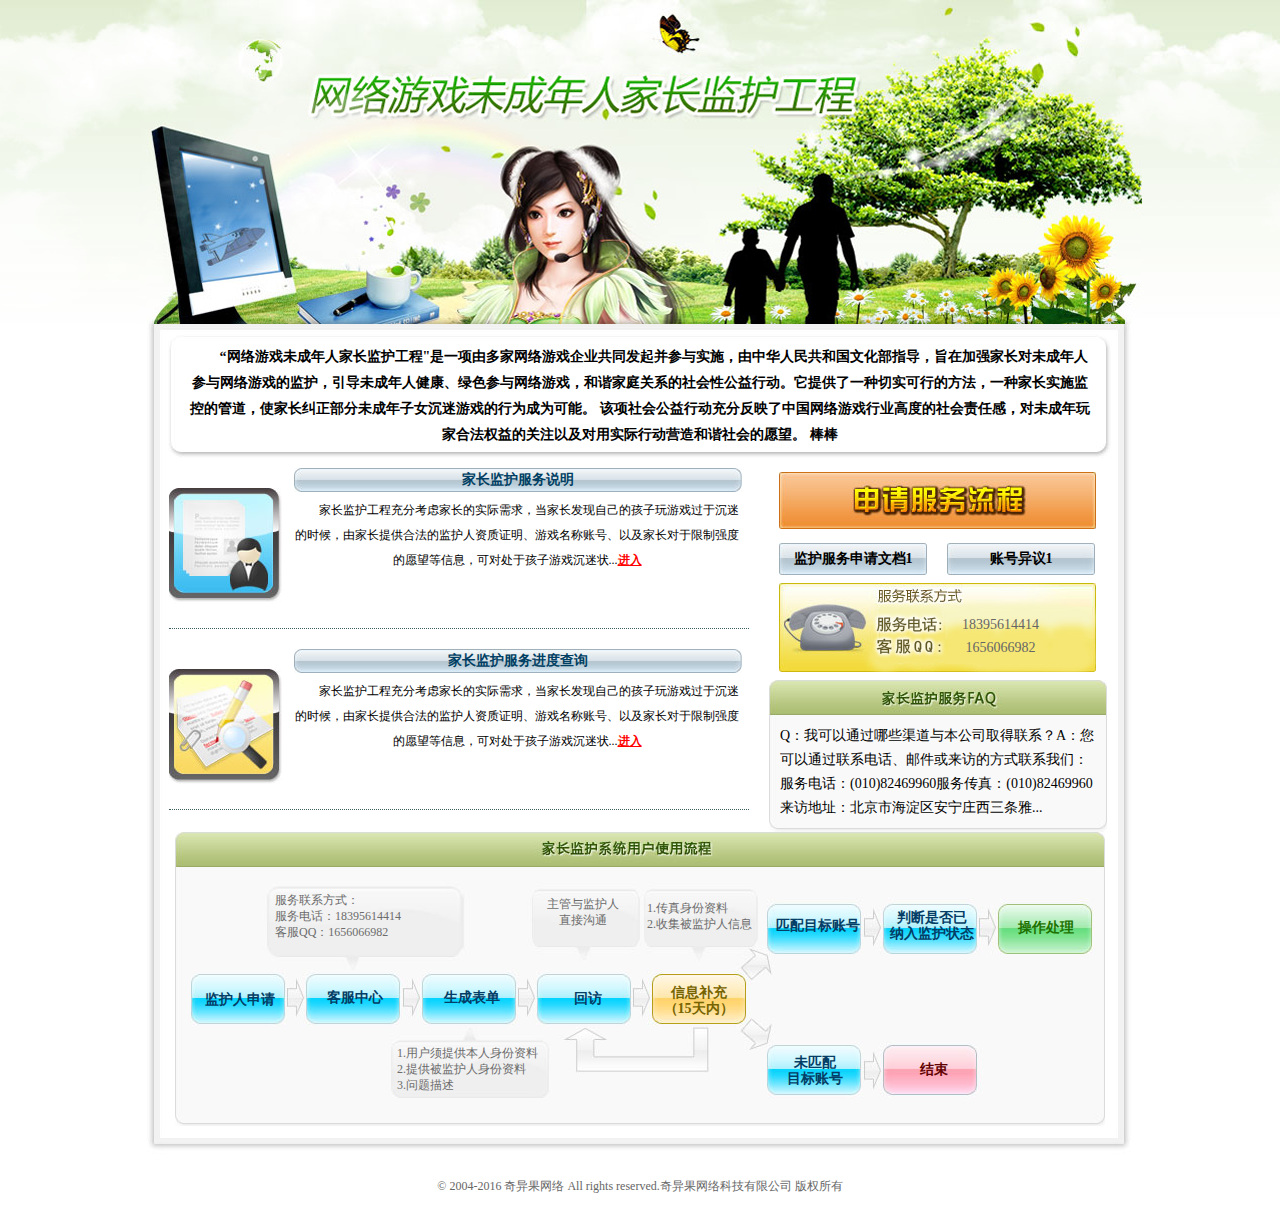
<file: jianhu.html>
<!doctype html>
<html>
<head>
<meta http-equiv="Content-Type" content="text/html; charset=utf-8" />
<title>家长监护-首页</title>
<link href="./statics/jianhu/css/jianhu.css" rel="stylesheet" type="text/css" />
</head>
<body style="background: url(./uploads/jianhu/57ee1e53d5431.jpg) top center no-repeat;">

<!--顶部通调-->
<div id="cont">
  <div class="banner_box" style="height:324px;"></div>
  

  <div class="main_wrap_rep">
    <div class="main_wrap_bot">
      <div class="main_wrap_top">
        <div class="intro_box_rep">
          <div class="intro_box_bot">
            <div class="intro_box_top">
              <div class="intro">
                <p><strong>“网络游戏未成年人家长监护工程"是一项由多家网络游戏企业共同发起并参与实施，由中华人民共和国文化部指导，旨在加强家长对未成年人参与网络游戏的监护，引导未成年人健康、绿色参与网络游戏，和谐家庭关系的社会性公益行动。它提供了一种切实可行的方法，一种家长实施监控的管道，使家长纠正部分未成年子女沉迷游戏的行为成为可能。
该项社会公益行动充分反映了中国网络游戏行业高度的社会责任感，对未成年玩家合法权益的关注以及对用实际行动营造和谐社会的愿望。
棒棒</strong></p>
              </div>
            </div>
          </div>
        </div>
        <div id="left_side"> 
          <!--左侧-->
          <div class="list_box"> <img src="/statics/jianhu/image/pic_01.jpg" alt="" />
            <h2><a href="" target="_self">家长监护服务说明</a></h2>
            <p><a href="" target="_self">										家长监护工程充分考虑家长的实际需求，当家长发现自己的孩子玩游戏过于沉迷的时候，由家长提供合法的监护人资质证明、游戏名称账号、以及家长对于限制强度的愿望等信息，可对处于孩子游戏沉迷状...</a><span><a href="" target="_self"><strong>进入</strong></a></span></p>
          </div>
          <div class="list_box"> <img src="/statics/jianhu/image/pic_02.jpg" alt="" />
            <h2><a href="" target="_self">家长监护服务进度查询</a></h2>
            <p><a href="" target="_self">										家长监护工程充分考虑家长的实际需求，当家长发现自己的孩子玩游戏过于沉迷的时候，由家长提供合法的监护人资质证明、游戏名称账号、以及家长对于限制强度的愿望等信息，可对处于孩子游戏沉迷状...</a><span><a href="" target="_self"><strong>进入</strong></a></span></p>
          </div>
        </div>
        <div id="right_side"> 
          <!--右侧FQA-->
          <table border="0" cellspacing="0" cellpadding="0" class="tel_table" align="center">
            <tr>
              <td colspan="2" align="center"><a href="/jianhubase.html" target="_self"><img src="/statics/jianhu/image/btn_process_intro.jpg" alt="" /></a></td>
            </tr>
            <tr>
              <td><a href="/./uploads/banner/57ee0c769b4c9.doc" target="_blank" class="bbm">监护服务申请文档1</a></td><td><a href="/./uploads/banner/57ee0c7fea135.doc" target="_blank" class="bbm">账号异议1</a></td>             
            </tr>
            <tr>
              <!--<td colspan="2" align="center"><img src="image/telphone.jpg" alt="" /></td>-->
              <td colspan="2" align="center">
              	<div class="tel">
                	<p>18395614414</p>
                    <p>1656066982</p>
                </div>
                
                <style>
                .tel{ background:url(/statics/jianhu/image/telphone.jpg) 0 0 no-repeat; width:190px; height:59px; padding-top:30px; padding-left:127px;}
				.tel p{ color:#666; font-size:14px;}
                </style>
              </td>
            </tr>
          </table>
          <div class="box_rep">
            <div class="box_bot">
              <div class="box_top">
                <ul>
                   <li><a href="" target="_self">	Q：我可以通过哪些渠道与本公司取得联系？A：您可以通过联系电话、邮件或来访的方式联系我们：服务电话：(010)82469960服务传真：(010)82469960来访地址：北京市海淀区安宁庄西三条雅...</a></li>
                  <!-- <li><a href="/index.php?m=Base&a=parentinfo&id=3" target="_self">1、我可以通过哪些渠道与本公司取得联系？</a></li>
                  <li><a href="/index.php?m=Base&a=parentinfo&id=3" target="_self">2、你们这项服务收费吗？</a></li>
                  <li><a href="/index.php?m=Base&a=parentinfo&id=3" target="_self">3、你们的服务过程大概是什么样的？</a></li>
                  <li><a href="/index.php?m=Base&a=parentinfo&id=3" target="_self">4、针对未成年人家长监护系统的受...</a></li>
                  <li><a href="/index.php?m=Base&a=parentinfo&id=3" target="_self">5、我发送的信息通过什么方式提供给你们？</a></li> -->
                </ul>
              </div>
            </div>
          </div>
        </div>
        <div class="clear"></div>
        <div class="process_box_rep"> 
          <!--底部流程图样式-->
          <div class="process_box_bot">
            <div class="process_box_top">
              <div class="process_map">
                <p class="step_01">服务联系方式：<br />
                  服务电话：18395614414<br />
                  客服QQ：1656066982</p>
                <p class="step_02">主管与监护人<br />
                  直接沟通</p>
                <p class="step_03">1.传真身份资料<br />
                  2.收集被监护人信息</p>
                <p class="step_04"><strong>匹配目标账号</strong></p>
                <p class="step_05"><strong>判断是否已<br />
                  纳入监护状态</strong></p>
                <p class="step_06"><strong>操作处理</strong></p>
                <p class="step_07"><strong>监护人申请</strong></p>
                <p class="step_08"><strong>客服中心</strong></p>
                <p class="step_09"><strong>生成表单</strong></p>
                <p class="step_10"><strong>回访</strong></p>
                <p class="step_11"><strong>信息补充<br />
                  （15天内）</strong></p>
                <p class="step_12">1.用户须提供本人身份资料<br />
                  2.提供被监护人身份资料<br />
                  3.问题描述</p>
                <p class="step_13"><strong>未匹配<br />
                  目标账号</strong></p>
                <p class="step_14"><strong>结束</strong></p>
              </div>
            </div>
          </div>
        </div>
      </div>
    </div>
  </div>
</div>
<div style="line-height:40px; text-align:center; color:#666666; font-size:12px">&copy; 2004-2016 奇异果网络 All rights reserved.奇异果网络科技有限公司 版权所有</div>
</body>
</html>
</file>
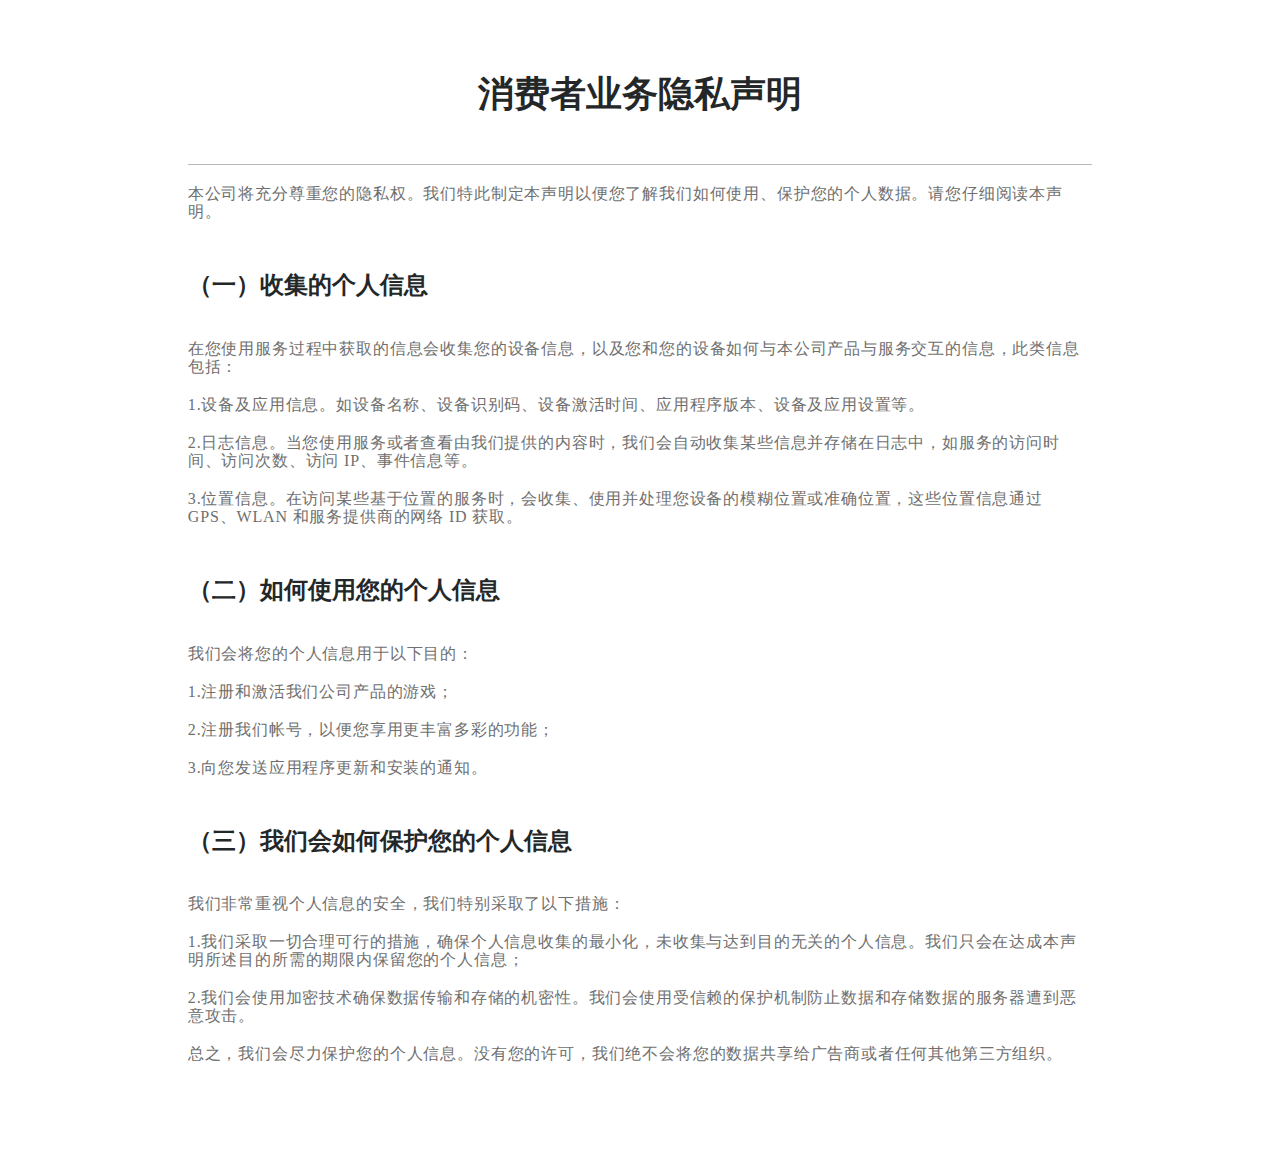
<file: shengming.html>
<!DOCTYPE html>
<html lang="en">
<head>
    <meta charset="UTF-8">
    <meta name="viewport" content="width=device-width, initial-scale=1.0">
    <meta http-equiv="X-UA-Compatible" content="ie=edge">
    <title>官网</title>
    <style>
        .text {
            width: 952px;
            margin: 0 auto;
        }

        .nei {
            font-family: "yahei";
            box-sizing: border-box;
            padding-bottom: 60px;
            width: 95%;
            margin: 0 auto;
        }
     h1 {
    padding: 52px 0;
    margin-bottom: 20px;
    font-family: "yahei_Bold";
    font-size: 36px;
    line-height: 1;
    color: #242728;
    text-align: center;
    border-bottom: 1px solid #B8B8B8;
}
p {
    line-height: 24px;
    /* font-family: "yahei"; */
    font-size: 16px !important;
    color: #6F6F6F;
    letter-spacing: 0.83px;
    line-height: 18px;
    margin-bottom: 20px;
}
 h2 {
    padding: 30px 0 20px;
    font-size: 24px !important;
    color: #242728;
    line-height: 1.2;
    /* font-family: "yahei_Bold"; */
    letter-spacing: normal !important;
    background-color: transparent !important;
}
    </style>
</head>
<body>
    <div class="text">
        <div class="nei">
            <h1>消费者业务隐私声明</h1>
            <p>本公司将充分尊重您的隐私权。我们特此制定本声明以便您了解我们如何使用、保护您的个人数据。请您仔细阅读本声明。</p>
            <h2>（一）收集的个人信息</h2>
            <p>在您使用服务过程中获取的信息会收集您的设备信息，以及您和您的设备如何与本公司产品与服务交互的信息，此类信息包括：</p>
            <p>1.设备及应用信息。如设备名称、设备识别码、设备激活时间、应用程序版本、设备及应用设置等。</p>
            <p>2.日志信息。当您使用服务或者查看由我们提供的内容时，我们会自动收集某些信息并存储在日志中，如服务的访问时间、访问次数、访问 IP、事件信息等。</p>
            <p>3.位置信息。在访问某些基于位置的服务时，会收集、使用并处理您设备的模糊位置或准确位置，这些位置信息通过 GPS、WLAN 和服务提供商的网络 ID 获取。</p>
            <h2>（二）如何使用您的个人信息</h2>
            <p>我们会将您的个人信息用于以下目的：</p>
            <p>1.注册和激活我们公司产品的游戏；</p>
            <p>2.注册我们帐号，以便您享用更丰富多彩的功能；</p>
            <p>3.向您发送应用程序更新和安装的通知。</p>
            <h2>（三）我们会如何保护您的个人信息</h2>
            <p>我们非常重视个人信息的安全，我们特别采取了以下措施：</p>
            <p>1.我们采取一切合理可行的措施，确保个人信息收集的最小化，未收集与达到目的无关的个人信息。我们只会在达成本声明所述目的所需的期限内保留您的个人信息；</p>
            <p>2.我们会使用加密技术确保数据传输和存储的机密性。我们会使用受信赖的保护机制防止数据和存储数据的服务器遭到恶意攻击。</p>
            <p>总之，我们会尽力保护您的个人信息。没有您的许可，我们绝不会将您的数据共享给广告商或者任何其他第三方组织。</p>
            <p></p>
            <p></p>

        </div>
    </div>
</body>
</html>
</file>
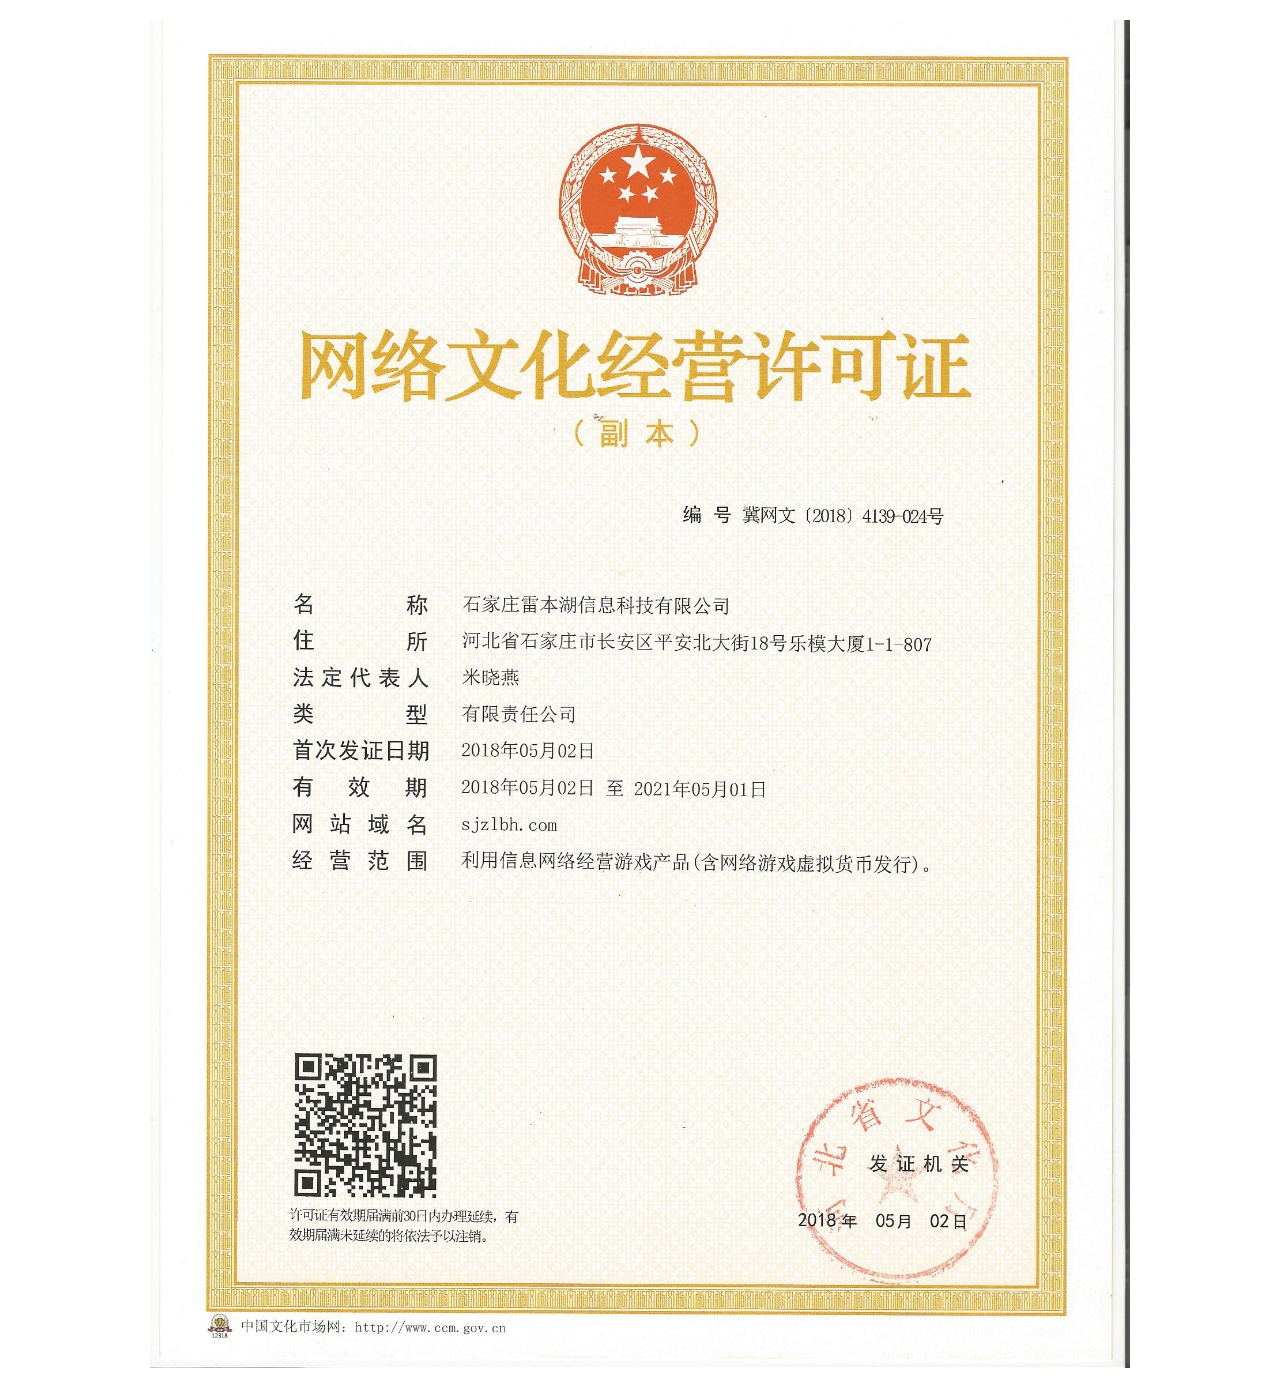
<file: wen.html>
<!DOCTYPE html>
<html lang="en">
<head>
    <meta charset="UTF-8">
    <meta name="viewport" content="width=device-width, initial-scale=1.0">
    <meta http-equiv="X-UA-Compatible" content="ie=edge">
    <title>网络文化经营许可证</title>
    <style>
    .img{
        width: 980px;
        margin: 20px auto;
    }
    .i{
        width: 100%;
    }
    </style>
</head>
<body>
    <div class="img"><img class="i" src="./uploads/wen.jpg"></div> 
</body>
</html>
</file>
<file: statics/jianhu/css/jianhu.css>
@charset "utf-8";

html {min-width:1002px;}
body{ margin:0; padding:0;font-size:14px; color:#000;font-family:"n",Arial, Helvetica, sans-serif;}
div,img,ul,ol,li ,p,h1,h2,h3,h4{margin:0;padding:0;border:0;list-style:none;}
.clear{content:"";display:block;clear:both;}
a{blr:expression(this.onFocus=this.blur()); outline:none;}
area{blr:expression(this.onFocus=this.blur());outline:none;}
a {color:#000000;text-decoration:none;}
a:link {color:#000000; text-decoration:none;}
a:visited {color:#000000;text-decoration:none;}
a:hover {color:#000000; text-decoration:underline;} 	
/*#bg{background:#FFF url("../image/bg.jpg") center top no-repeat;}*/
#wrapper{width:100%;min-width:1002px;margin:0 auto;}
#cont,.banner_box{width:1002px;margin:0 auto; position:relative;}
.banner_box{overflow:hidden;}
.banner_box img{ float:left;}

.main_wrap_rep{width:1002px;background:url("../image/main_wrap_rep.jpg") center repeat-y;}
.main_wrap_bot{padding-bottom:40px;background:url("../image/main_wrap_bot.jpg") center bottom no-repeat;}
.main_wrap_top{padding-top:10px;background:url("../image/main_wrap_top.jpg") center top no-repeat;}
/*ç®€ä»‹å¯å»¶ä¼¸ï¿½?*/
.intro_box_rep{margin:0 auto;width:944px;background:url("../image/intro_box_rep.jpg") center repeat-y;}
.intro_box_bot{padding-bottom:10px;background:url("../image/intro_box_bot.jpg") center bottom no-repeat;}
.intro_box_top{padding-top:10px;background:url("../image/intro_box_top.jpg") center top no-repeat;}
.intro_box_top .intro{padding:0 20px;}
.intro_box_top p{font-size:14px;line-height:26px;text-indent:2em;}
/*å³ä¾§æ ·å¼*/
#left_side{float:left;margin-left:30px;margin-top:10px;display:inline;}
#left_side .list_box{width:580px;margin-bottom:20px;padding-bottom:24px;overflow:hidden;border-bottom:1px dotted #3b5c61;}
#left_side .list_box img{float:left;width:115px;padding-top:20px;margin-right:10px;}
#left_side .list_box h2{float:left;width:448px;height:24px;line-height:24px;font-size:14px;font-weight:bold;text-align:center;background:url("../image/bar_bg.jpg") center no-repeat;}
#left_side .list_box h2 a,#left_side .list_box h2 a:link,#left_side .list_box h2 a:visited,#left_side .list_box h2 a:hover{color:#003f63;text-decoration:none;}
#left_side .list_box p{float:left;width:446px;padding-top:6px;font-size:12px;line-height:25px;text-indent:2em;}
#left_side .list_box p span a:link,#left_side .list_box p span a:visited,#left_side .list_box p span a:hover,#left_side .list_box p span a:active{color:#f00;text-decoration:underline;}
/*FQA*/
#right_side{float:left;margin-left:20px;margin-top:10px;display:inline;}
#right_side .tel_table .bbm{width:148px;height:32px;margin:0 10px;text-align:center;display:block;line-height:32px;font-size:14px;font-weight:bold;background:url("../image/btn_bg.jpg") no-repeat center;}
#right_side .tel_table td{padding:4px 0;}
#right_side .tel_table .bbm:hover{color:#f00;text-decoration:underline;}

.box_rep{margin-top:4px;width:338px;background:url("../image/box_rep.jpg") center repeat-y;}
.box_bot{padding-bottom:12px;background:url("../image/box_bot.jpg") center bottom no-repeat;}
.box_top{padding-top:44px;background:url("../image/box_top.jpg") center top no-repeat;}
.box_top ul{width:316px;margin:0px auto;line-height:24px;font-size:14px; text-align:left;}
/*æµç¨‹ï¿½?*/
.process_box_rep{width:930px;margin:0 auto;background:url("../image/process_box_rep.jpg") center repeat-y;}
.process_box_bot{padding-bottom:20px;background:url("../image/process_box_bot.jpg") center bottom no-repeat;}
.process_box_top{padding-top:50px;background:url("../image/process_box_top.jpg") center top no-repeat;}
.process_map{position:relative;width:914px;height:224px;margin:0 auto;background:url("../image/process_map.jpg") center top no-repeat;font-size:12px;}
.process_map p{position:absolute;width:113px;height:38px;text-align:center;line-height:16px;color:#6c6c6c;left: 223px;top: 154px;}
.process_map .step_01{
	top:10px;
	left:92px;
	width:200px;
	text-align:left
}
.process_map .step_02{
	top:14px;
	left:343px;
}
.process_map .step_03{top:18px;left:464px;text-align:left;}
.process_map .step_04{top:36px;left:578px;color:#043d65;font-size:14px;}
.process_map .step_05{top:28px;left:692px;color:#043d65;font-size:14px;}
.process_map .step_06{top:38px;left:806px;color:#1e7300;font-size:14px;}
.process_map .step_07{top:110px;left:0px;color:#043d65;font-size:14px;}
.process_map .step_08{top:108px;left:115px;color:#043d65;font-size:14px;}
.process_map .step_09{top:108px;left:232px;color:#043d65;font-size:14px;}
.process_map .step_10{top:109px;left:348px;color:#043d65;font-size:14px;}
.process_map .step_11{top:103px;left:459px;color:#766400;font-size:14px;}
.process_map .step_12{top:163px;left:214px;text-align:left;width:150px;}
.process_map .step_13{top:173px;left:557px;width:150px;color:#043d65;font-size:14px;}
.process_map .step_14{top:180px;left:676px;width:150px;color:#620101;font-size:14px;}
.menu_iframe,.content_iframe{/*float:left;*/display:inline;padding-bottom:10px;}
.menu_table{width:260px;height:440px;}
.menu_table td{padding:5px 0;text-align:center;width:260px;}
.menu_table  .menu{width:255px;height:51px;line-height:51px;display:block;font-size:16px;text-align:center;font-weight:bold;background:url("../image/menu_bg.jpg") no-repeat center;}
.menu_table .menu_cz{width:256px;height:27px;display:block;line-height:27px;font-size:14px;font-weight:bold;text-align:center;}
.menu_table .menu_down{margin:0 auto;width:231px;height:51px;display:block;line-height:51px;font-size:16px;font-weight:bold;text-align:center;background:url("../image/menu_down_bg.jpg") no-repeat center;}
.menu_table a:hover{color:#f00;}
.menu_bot{border-right:1px solid #c7c7c8;border-left:1px solid #c7c7c8;border-bottom:1px solid #c7c7c8;width:256px;height:170px;background:url("../image/cz_file_bg.jpg") no-repeat center top;overflow:hidden;}
.menu_bot h2{font-size:14px;padding-top:6px;}
.doc {float:left;display:inline;padding-bottom:30px;}
a.fubiao_link:link, a.fubiao_link:visited, a.fubiao_link:active { color:#F00; text-decoration:none; font-size:14px} 
a.fubiao_link:hover { color:#F00; text-decoration:underline;} 
#account{display:none;}












/* ========== Basic ========== */
body { margin:0; padding:0; text-align:center; font-size:14px; line-height:23px; color:#000000; background:#fff; ; text-align:center; font-family:å®‹ä½“, Arial, Helvetica, sans-serif; }
a { blr:expression(this.onFocus=this.blur());
}
area { blr:expression(this.onFocus=this.blur());
}
#wrap { width:1003px; margin-right: auto; margin-left: auto; overflow:hidden; background:#fff; }
.img { float:left; }
.imgborder {border:#b5b5b5 solid 1px;}
.font01 { color:#585858; }
.font02 { font-family:sans-serif; font-size:14px; }
.font03 { color:#a6a6a6; font-size:14px; }
.font12 { color:#585858; font-weight:bold; }
.font13 { color:#3c3c3c; font-weight:bold; font-size:14px; line-height:24px; }
.font16 { color:#3c3c3c; font-size:14px; line-height:35px; }
.font15 { color:#5f5d5f; font-size:14px; }
.font14 { font-size:14px; color:#585858; }
.font07 { font-family:sans-serif; font-size:11px; }
.font08 { color:#a6a6a6; font-size:11px; }
.font09 { line-height:24px; }
.font11 { color:#717171; font-size:12px; line-height:20px; }
.font04 { color:#555; font-size:14px; font-weight:bold; }
.font05 { color:#fc5c04; font-size:14px; text-align:left; }
.font06 { color:#555; font-size:14px; text-align:left; }
.font17 { color:#555; font-weight:bold; }
.font18 { color:#4d4d4d; font-size:14px; font-weight:bold; }
/* ========== å®¢æœå­—ä½“ ========== */	
.font_1 { font-size:14px; color:#990099; }
.font_2 { font-size:14px; color:#ff0000; }
.font_3 { font-size:14px; color:#1b1b1b; }
.font_4 { font-size:22px; color:#ff0000; }
.font_5 { font-size:14px; color:#006600; }
.font_6 { font-size:14px; color:#ff0000; }
.font_7 { font-size:16px; color:#006600; }
.font_8 { font-size:14px; color:#00479d; }
.font_9 { font-size:14px; font-weight:bold; color:#000; line-height:24px; }
.font_12 { font-size:14px; color:#000; }
.font_11 { font-size:14px; color:#fff; }
.font_13 { font-size:14px; color:#000000; }
.font_14 { font-size:14px; color:#FF0000; }

/* ========== æ–‡å­—é“¾æŽ¥ ========== */	
a { text-decoration: underline; } /*é“¾æŽ¥æ— ä¸‹åˆ’çº¿none,æœ‰ä¸ºunderline*/
a:link { color: #000; text-decoration: none; } /*æœªè®¿é—®çš„é“¾æŽ¥ */
a:visited { color: #000; text-decoration: none; } /*å·²è®¿é—®çš„é“¾æŽ¥*/
a:hover { color: #000; text-decoration: none; } /*é¼ æ ‡åœ¨é“¾æŽ¥ä¸Š */
a.font_12 { text-decoration: underline; } /*é“¾æŽ¥æ— ä¸‹åˆ’çº¿none,æœ‰ä¸ºunderline*/
a.font_12:link { color: #000; text-decoration: none; } /*æœªè®¿é—®çš„é“¾æŽ¥ */
a.font_12:visited { color: #000; text-decoration: none; } /*å·²è®¿é—®çš„é“¾æŽ¥*/
a.font06 { text-decoration: underline; } /*é“¾æŽ¥æ— ä¸‹åˆ’çº¿none,æœ‰ä¸ºunderline*/
a.font06:link { color: #535353; text-decoration: none; } /*æœªè®¿é—®çš„é“¾æŽ¥ */
a.font06:visited { color: #fc5c04; text-decoration: none; } /*å·²è®¿é—®çš„é“¾æŽ¥*/
a.nav_link, a.nav_link:visited { color: #555555; text-decoration: none; }
a.nav_link:hover { color: #777777; text-decoration: none; }
a.font_13 { text-decoration: underline; } /*é“¾æŽ¥æ— ä¸‹åˆ’çº¿none,æœ‰ä¸ºunderline*/
a.font_13:link { color: #000; text-decoration:underline; } /*æœªè®¿é—®çš„é“¾æŽ¥ */
a.font_13:visited { color: #000; text-decoration:underline; } /*å·²è®¿é—®çš„é“¾æŽ¥*/
a.font_14 { text-decoration: underline; } /*é“¾æŽ¥æ— ä¸‹åˆ’çº¿none,æœ‰ä¸ºunderline*/
a.font_14:link { color: #000; text-decoration:underline; } /*æœªè®¿é—®çš„é“¾æŽ¥ */
a.font_14:visited { color: #000; text-decoration:underline; } /*å·²è®¿é—®çš„é“¾æŽ¥*/
/* 2008-6-27 By jiangxuesong  å®¢æœ*/
a.font_email { text-decoration: underline; } /*é“¾æŽ¥æ— ä¸‹åˆ’çº¿none,æœ‰ä¸ºunderline*/
a.font_email:link { color:#000000; text-decoration: none; } /*æœªè®¿é—®çš„é“¾æŽ¥ */
a.font_email:visited { color: #000; text-decoration: none; } /*å·²è®¿é—®çš„é“¾æŽ¥*/
a.font_email:hover { color: #0000ff; text-decoration: none; } /*é¼ æ ‡åœ¨é“¾æŽ¥ä¸Š */
a.font_2:link, a.font_2:visited, a.font_2:hover { color: #FF0000; }

.fcm_down_btn{display:block;width:144px; margin-top:10px;margin-bottom:10px;height:26px; line-height:26px; color:#000; background:url("../image/fcm_btn_down.jpg") no-repeat; text-align:center;}
.fcm_down_btn:link,.fcm_down_btn:visited{color:#000;text-decoration:underline;}
.fcm_down_btn:hover{color:#000;text-decoration:underline;}
.btn_back a:link,.btn_back a:visited,.btn_back a:hover,.btn_back a:active{color:#f00;text-decoration:underline;}
a.fubiao_link:link, a.fubiao_link:visited{ color:#F00; text-decoration:underline ;font-size:14px} 
a.fubiao_link:hover { color:#F00; text-decoration:underline;} 
.tab_bg_on{width:168px;height:29px;line-height:29px;display:block;float:left;background:url("../image/tab_on_bg.jpg") no-repeat center;}
.tab_bg{width:168px;height:29px;line-height:29px;display:block;float:left;background:url("../image/tab_bg.jpg") no-repeat center;}
.newstab{overflow:hidden;margin-left:78px;}
.newstab span{cursor:pointer;margin-right:12px; font-size:13px;}
.newscon  table{margin-top:10px;border:1px solid #000;border-collapse:collapse;}
.newscon  table td{border:1px solid #000;padding:5px;}
.newscon{text-align:left;}
.newscon p{text-indent:2em;padding:10px 0;}
.red{font-size:12px;color:#f00;}
.blue{font-size:12px;color:blue;text-decoration:underline;}




html,body,div,span,object,iframe,h1,h2,h3,h4,h5,h6,p,blockquote,pre,a,abbr,acronym,address,code,del,dfn,em,i,img,q,dl,dt,dd,ol,ul,li,fieldset,form,label,legend,table,caption,tbody,tfoot,thead,tr,th,td{border:0;font-family:inherit;font-size:100%;font-style:inherit;font-weight:inherit;margin:0;padding:0;font-style:normal;}
ul,li{list-style:none;}

.fcm_ifr{width:680px;float:left;overflow:hidden;}
	.zh_find{width:362px;height:95px;background:url("../../static/image/index/jianhu/fcm_sbg.jpgg") no-repeat 0 0;margin:0 auto;padding-top:45px;}
	.zh_find li{padding:5px 0px;}
	.fcm_input{width:150px;height:24px;line-height:24px;background:#fff;border:1px solid #e3e3e3;padding:0 5px;}
	.zh_tb{width:566px;margin:0 auto;margin-top:10px;}
	.zh_tb table {width:564px;margin:0 auto;font-size: 14px;border-collapse: collapse;}
	.zh_tb th,.zh_tb td{height:30px;line-height:30px;text-align:center;border: 1px #c4c4c4 solid;}
	.zh_tb th{background:#e2e2e2;color:#666666;font-weight:bold;}
	.zh_tb td {color:#666666;line-height:16px;text-align:center;padding:0px 6px;}
	.fcm_page{width:566px;font-size:12px;float:left;overflow:hidden;margin-top:5px;text-align:right;}
	.zh_tb .tbbg01{color:#000;background:url("../../static/image/index/jianhu/tdbg01.giff") repeat-x 0 0;}
	.zh_tb .tbbg02{color:#000;background:url("../../static/image/index/jianhu/tdbg02.giff") repeat-x 0 0;}
	.zh_tb .tbbg03{color:#000;background:url("../../static/image/index/jianhu/tdbg03.giff") repeat-x 0 0;}
	.gz_find{background:url("../../static/image/index/jianhu/gz_sbg.jpgg") no-repeat 0 0;}
	.hover{background:url("../../static/image/index/jianhu/tdbg.giff") repeat-x 0 0;}

#ifr_01{width:680px;height:230px;float:left;}
#auto_iframe01{width:680px;}
#auto_iframe02{width:680px;}
#auto_iframe03{width:680px;}
#auto_iframe04{width:680px;}
#auto_iframe05{width:680px;height:600px;}
</file>
